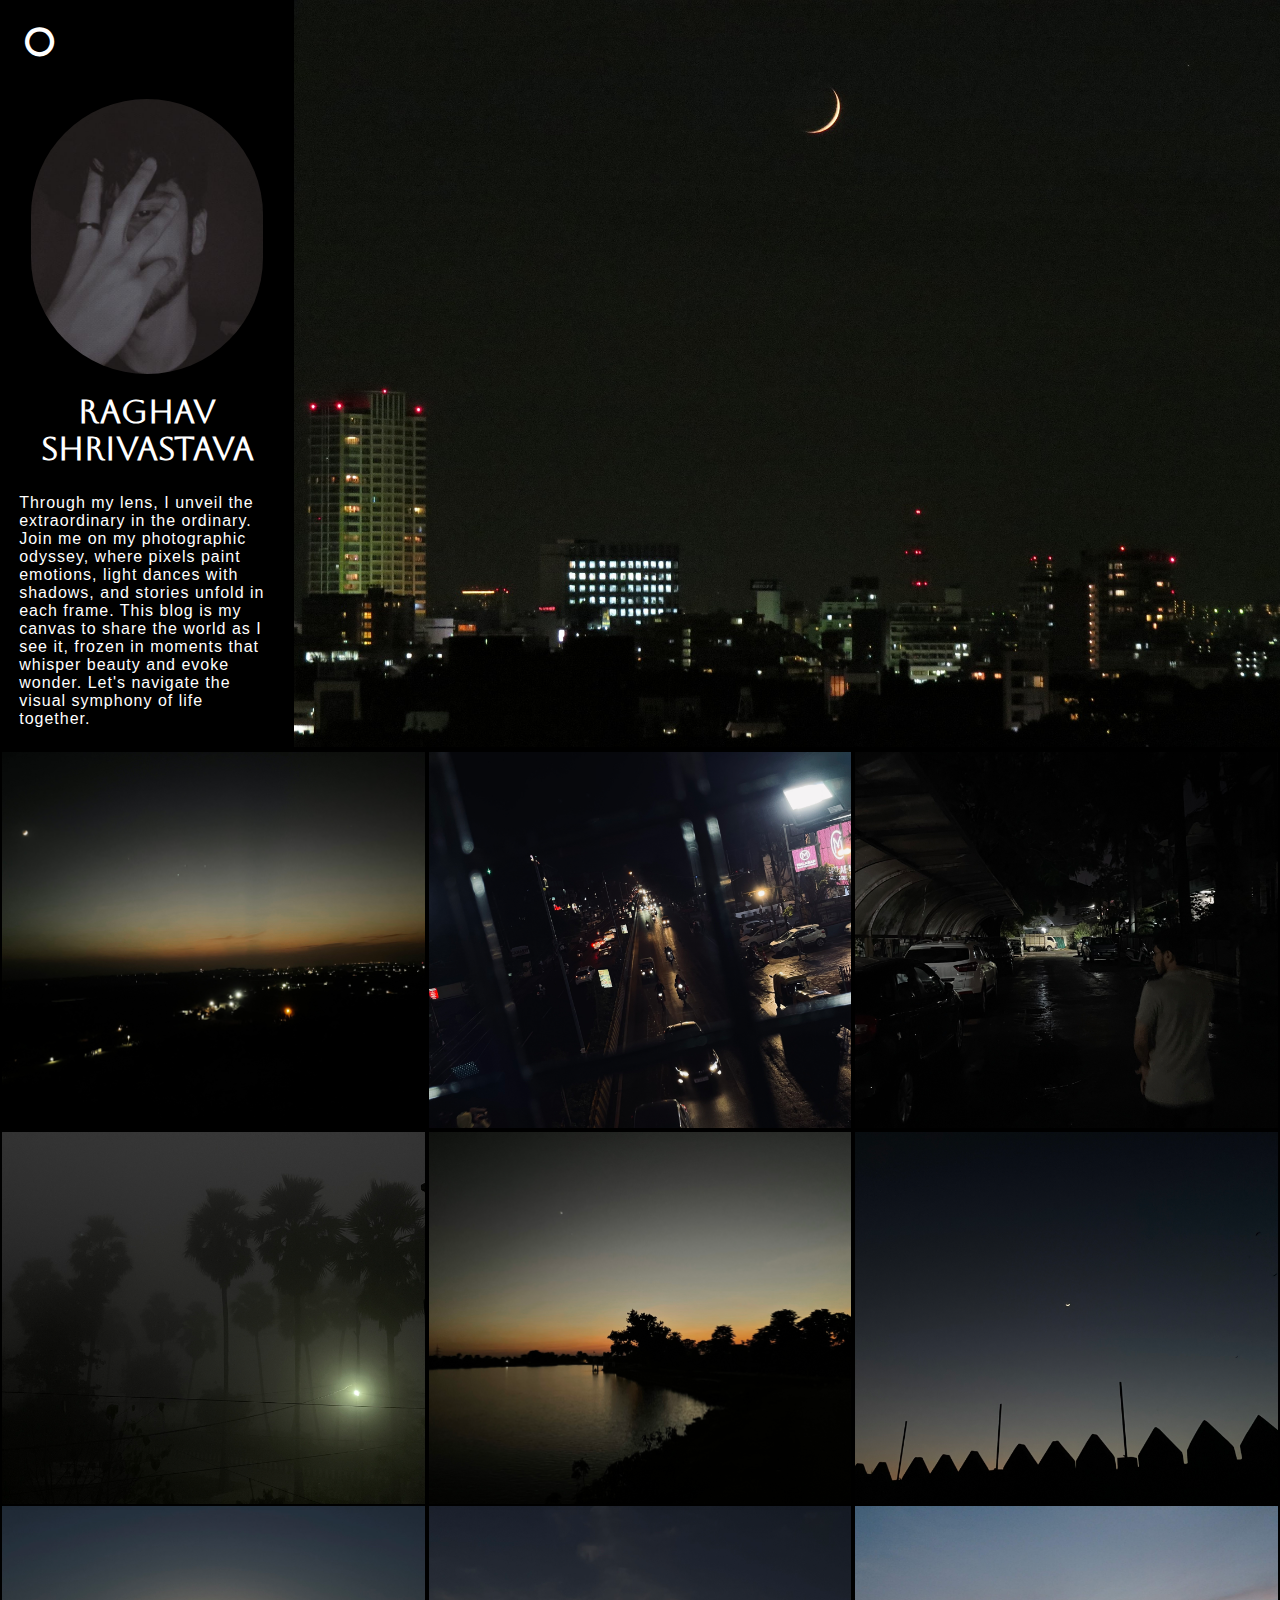
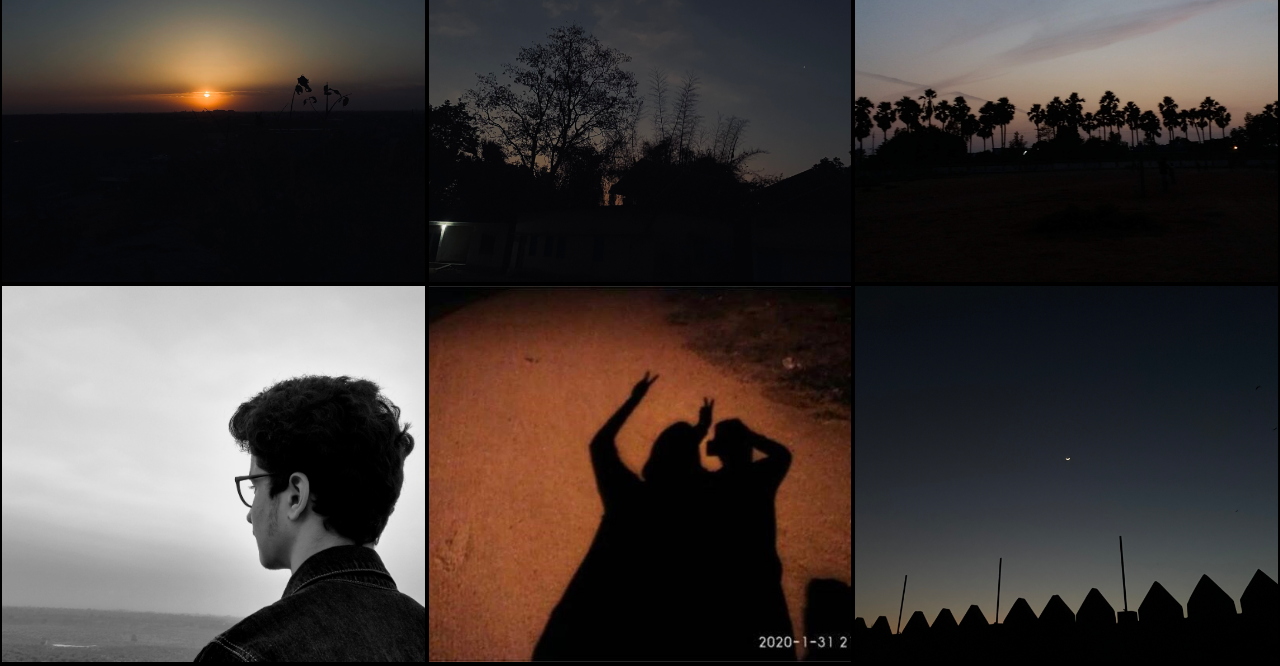
<file: Index.html>
<!DOCTYPE html>
<html lang="en">

<head>
    <meta charset="UTF-8">
    <meta name="viewport" content="width=device-width, initial-scale=1.0">
    <title>Document</title>
    <link href="https://fonts.googleapis.com/css2?family=Aboreto&display=swap" rel="stylesheet">
    <link href="https://fonts.googleapis.com/css2?family=Roboto+Condensed&display=swap" rel="stylesheet">
    <link rel="stylesheet" href="https://cdnjs.cloudflare.com/ajax/libs/font-awesome/4.7.0/css/font-awesome.min.css">
    <link rel="stylesheet" href="CSS/Root.css">
    <link rel="stylesheet" href="CSS/1.Css">
    <link rel="stylesheet" href="CSS/2.Css">
    <link rel="stylesheet" href="CSS/3.Css">
    <link rel="stylesheet" media="(max-width:600px)" href="Phone/Normal-Phone.css">
</head>

<body>
    <Main id="Main">
        <section id="Section-1">
            <div id="Container-1">
                <Nav id="Nav" onmouseleave="Nav_out()">
                    <h1 id="Nav_BTN" class="fa fa-circle-o" onmouseenter="Nav_in()" ></h1>
                    <ul id="ul">
                        <li>
                            <h1 class="Nav_Content A"><a class="fa fa-github" href=""></a> Github</h1>
                        </li>
                        <li>
                            <h1 class="Nav_Content B"><a class="fa fa-instagram" href=""></a>Intagram</h1>
                        </li>
                        <li>
                            <h1 class="Nav_Content C"><a class="fa fa-linkedin" href=""></a>Linkedin</h1>
                        </li>
                        <li>
                            <h1 class="Nav_Content D"><a class="fa fa-globe" href=""></a>Show CaseProject</h1>
                        </li>
                    </ul>

                </Nav>
                <div id="Profile">
                    
                    <div id="Img-Container">
                        <img id="Profile-Img" src="CSS/Profile/pioc.jpeg" alt="">
                    </div>
                    <h1 id="Name">Raghav Shrivastava</h1>
                    <p id="Para">Through my lens, I unveil the extraordinary in the ordinary. Join me on my photographic odyssey, where pixels paint emotions, light dances with shadows, and stories unfold in each frame. This blog is my canvas to share the world as I see it, frozen in moments that whisper beauty and evoke wonder. Let's navigate the visual symphony of life together.</p>
                </div>
                <div id="Background"></div>
            </div>
        </section>

        <section id="Section-2">
            <div id="Container-2">
                <div class="rows">
                    <div class="Boxs"> <img class="IMG-class" src="CSS/Images/IMG-0322.jpg" alt=""></div>
                    <div class="Boxs"> <img class="IMG-class" src="CSS/Images/IMG-0461.jpg" alt=""></div>
                    <div class="Boxs"> <img class="IMG-class" src="CSS/Images/IMG-0501.jpg" alt=""></div>
                </div>
                <div class="rows">
                    <div class="Boxs"> <img class="IMG-class" src="CSS/Images/IMG-4538.jpg" alt=""></div>
                    <div class="Boxs"> <img class="IMG-class" src="CSS/Images/IMG-0969.jpg" alt=""></div>
                    <div class="Boxs"> <img class="IMG-class" src="CSS/Images/IMG-6077.jpg" alt=""></div>
                </div>
            </div>
        </section>
        <!-- SECTION-3 -->
            <section id="Section-3">
                <div id="Container-3">
                    <div class="rows">
                        <div class="Boxs"> <img class="IMG-class" src="CSS/Images/IMG-6095 (1).jpg" alt=""></div>
                        <div class="Boxs"> <img class="IMG-class" src="CSS/Images/IMG-6807 (1).jpg" alt=""></div>
                        <div class="Boxs"> <img class="IMG-class" src="CSS/Images/20171202_173928.jpg" alt=""></div>
                    </div>
                    <div class="rows">
                        <div class="Boxs"> <img class="IMG-class" src="CSS/Images/bac.jpg" alt=""></div>
                        <div class="Boxs"> <img class="IMG-class" src="CSS/Images/IMG-20200413-WA0063.jpg" alt=""></div>
                        <div class="Boxs"> <img class="IMG-class" src="CSS/Images/IMG-6077.jpg" alt=""></div>
                    </div>
                </div>
            </section>
    </Main>
    <script src="JS/Nav.js"></script>
    <script src="JS/Animation.js"></script>
</body>

</html>
</file>
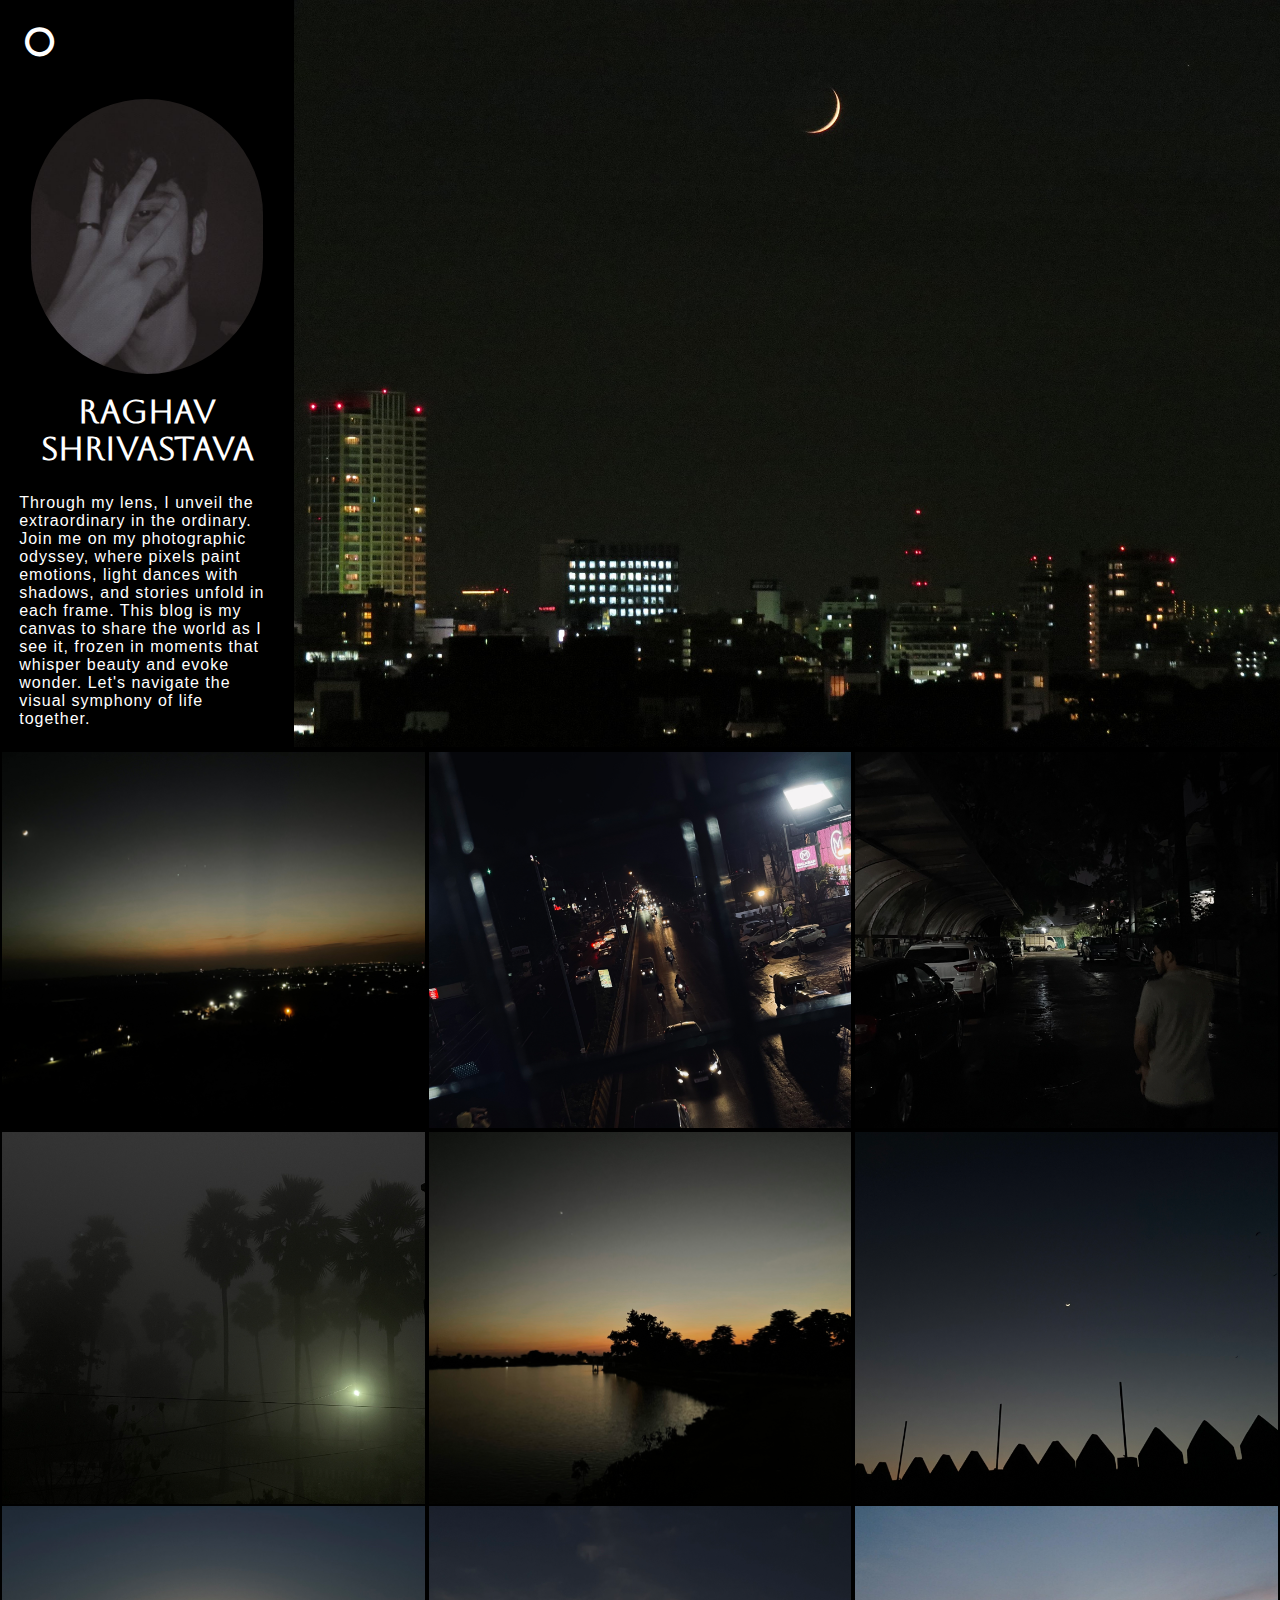
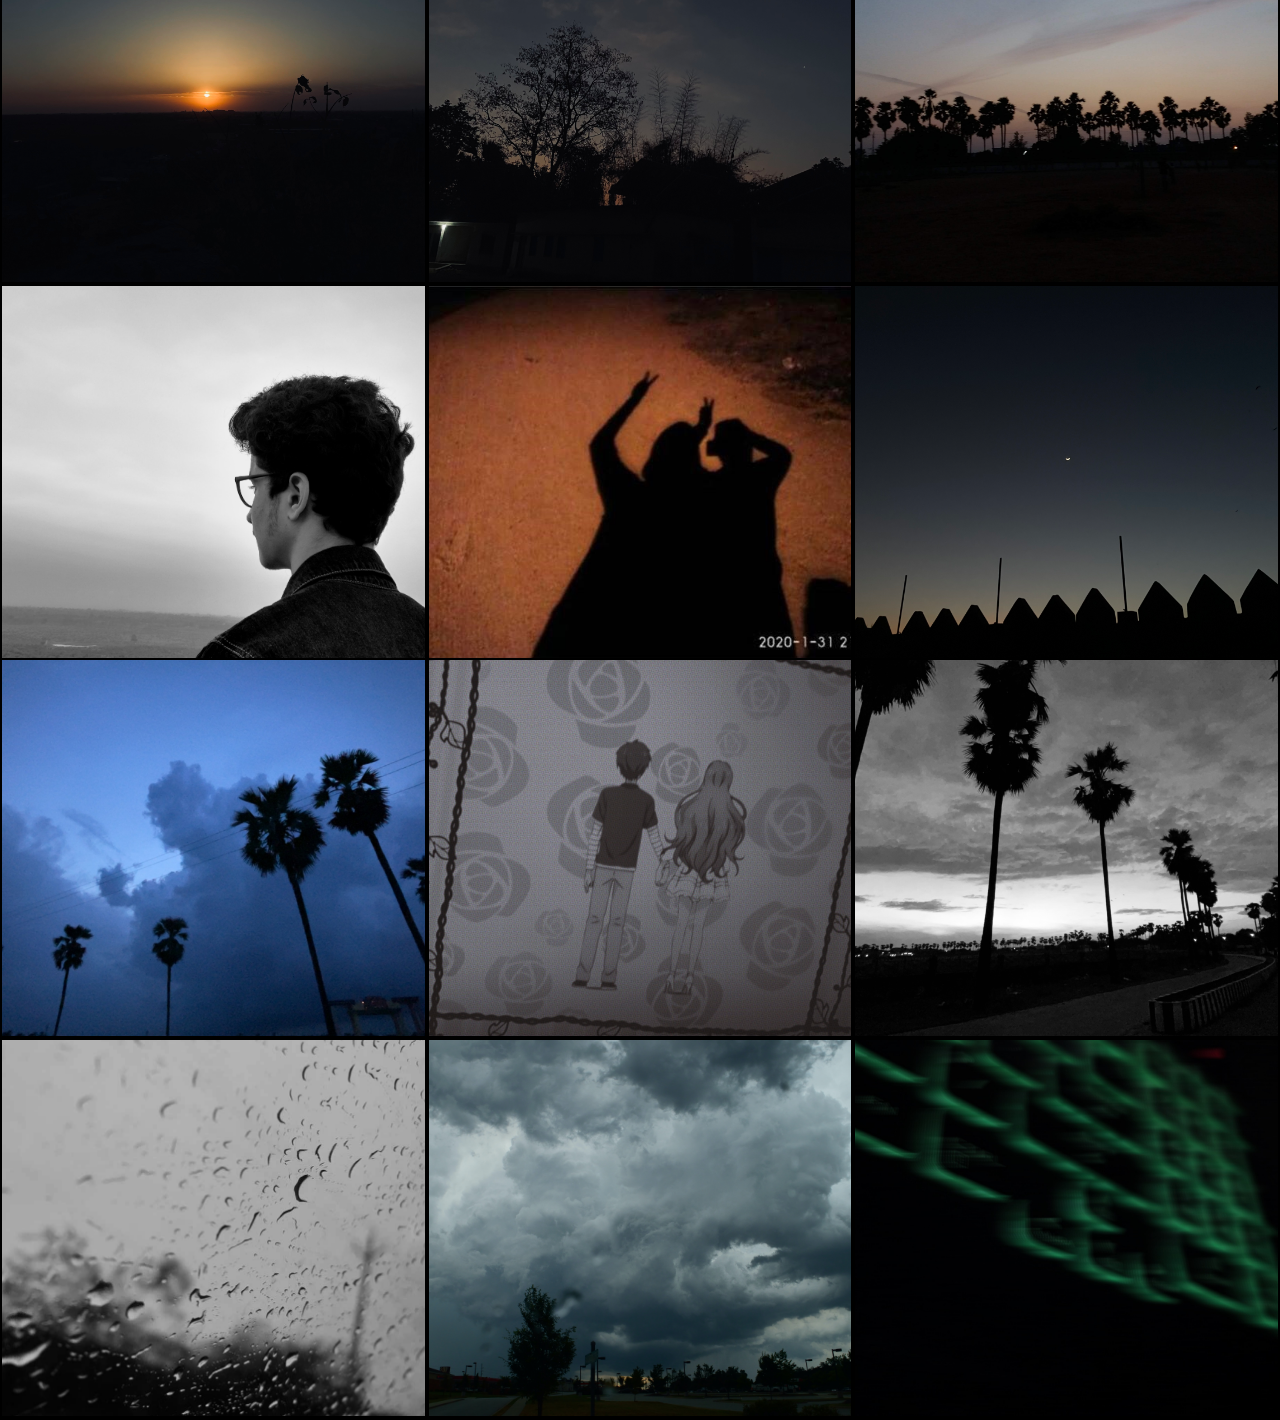
<file: index.html>
<!DOCTYPE html>
<html lang="en">

<head>
    <meta charset="UTF-8">
    <meta name="viewport" content="width=device-width, initial-scale=1.0">
    <title>Document</title>
    <link href="https://fonts.googleapis.com/css2?family=Aboreto&display=swap" rel="stylesheet">
    <link href="https://fonts.googleapis.com/css2?family=Roboto+Condensed&display=swap" rel="stylesheet">
    <link rel="stylesheet" href="https://cdnjs.cloudflare.com/ajax/libs/font-awesome/4.7.0/css/font-awesome.min.css">
    <link rel="stylesheet" href="CSS/Root.css">
    <link rel="stylesheet" href="CSS/1.Css">
    <link rel="stylesheet" href="CSS/2.Css">
    <link rel="stylesheet" href="CSS/3.Css">
    <link rel="stylesheet" href="CSS/Loader.css">
    <link rel="stylesheet" media="(max-width:600px)" href="Phone/Normal-Phone.css">
    <link rel="stylesheet" href="Phone/Big-Phone.css">
</head>

<body>
    <Main id="Main">
        <div id="loading">
            <div class="one"></div>
            <div class="one"></div>
            <div class="one"></div>
            <div class="one"></div>
            <div class="one"></div>
        </div>
    
        <section id="Section-1">
            <div id="Container-1">
                <Nav id="Nav" onmouseleave="Nav_out()">
                    <h1 id="Nav_BTN" class="fa fa-circle-o" onclick="Nav_in()"></h1>
                    <h1 id="Nav_BTN-2" class="fa fa-circle-o" onclick="Nav_Phone_close()"></h1>
                    <ul id="ul">
                        <li>
                        <a class="fa fa-github A" href="https://github.com/Kartik11O"><h1 class="Nav_Content ">Github</h1></a>
                        </li>
                        <li>
                        <a class="fa fa-instagram B" href="https://www.instagram.com/disrestt/"> <h1 class="Nav_Content ">Intagram</h1></a>
                        </li>
                        <li>
                        <a class="fa fa-linkedin C" href="https://www.linkedin.com/in/raghav-shrivastava-682a2926b/"><h1 class="Nav_Content ">Linkedin</h1></a>
                        </li>
                        <li>
                        <a class="fa fa-globe D" href="https://showcasedesigns.carrd.co/"><h1 class="Nav_Content">ShowCase</h1></a>
                        </li>
                    </ul>

                </Nav>
                <div id="Profile">

                    <div id="Img-Container">
                        <img id="Profile-Img" src="CSS/Profile/pioc.jpeg" alt="">
                    </div>
                    <h1 id="Name">Raghav Shrivastava</h1>
                    <p id="Para">Through my lens, I unveil the extraordinary in the ordinary. Join me on my photographic
                        odyssey, where pixels paint emotions, light dances with shadows, and stories unfold in each
                        frame. This blog is my canvas to share the world as I see it, frozen in moments that whisper
                        beauty and evoke wonder. Let's navigate the visual symphony of life together.</p>
                </div>
                <div id="Background"></div>
            </div>
        </section>

        <section id="Section-2">
            <div id="Container-2">
                <div class="rows">
                    <div class="Boxs"> <img class="IMG-class animation" src="CSS/Images/IMG-0322.jpg" alt=""></div>
                    <div class="Boxs"> <img class="IMG-class animation" src="CSS/Images/IMG-0461.jpg" alt=""></div>
                    <div class="Boxs"><img class="IMG-class animation" id="test" src="CSS/Images/IMG-0501.jpg" alt="">
                    </div>
                </div>
                <div class="rows">
                    <div class="Boxs"> <img class="IMG-class animation" src="CSS/Images/IMG-4538.jpg" alt=""></div>
                    <div class="Boxs"> <img class="IMG-class animation" src="CSS/Images/IMG-0969.jpg" alt=""></div>
                    <div class="Boxs"> <img class="IMG-class animation" src="CSS/Images/IMG-6077.jpg" alt=""></div>
                </div>
            </div>
        </section>
        <!-- SECTION-3 -->
        <section id="Section-3">
            <div id="Container-3">
                <div class="rows">
                    <div class="Boxs"> <img class="IMG-class animation" src="CSS/Images/IMG-6095 (1).jpg" alt=""></div>
                    <div class="Boxs"> <img class="IMG-class animation" src="CSS/Images/IMG-6807 (1).jpg" alt=""></div>
                    <div class="Boxs"> <img class="IMG-class animation" src="CSS/Images/20171202_173928.jpg" alt="">
                    </div>
                </div>
                <div class="rows">
                    <div class="Boxs"> <img class="IMG-class animation" src="CSS/Images/bac.jpg" alt=""></div>
                    <div class="Boxs"> <img class="IMG-class animation" src="CSS/Images/IMG-20200413-WA0063.jpg" alt="">
                    </div>
                    <div class="Boxs"> <img class="IMG-class animation" src="CSS/Images/IMG-6077.jpg" alt=""></div>
                </div>
            </div>
        </section>
        <!-- SECTION-4 -->
        <section id="Section-4">
            <div id="Container-4">
                <div class="rows">
                    <div class="Boxs"> <img class="IMG-class animation" src="CSS/Images/Part2/1.JPG" alt=""></div>
                    <div class="Boxs"> <img class="IMG-class animation" src="CSS/Images/Part2/3.jpg" alt=""></div>
                    <div class="Boxs"> <img class="IMG-class animation" src="CSS/Images/Part2/2.jpg" alt=""></div>
                </div>
                <div class="rows">
                    <div class="Boxs"> <img class="IMG-class animation" src="CSS/Images/Part2/4.jpg" alt=""></div>
                    <div class="Boxs"> <img class="IMG-class animation" src="CSS/Images/Part2/5.jpg" alt=""></div>
                    <div class="Boxs"> <img class="IMG-class animation" src="CSS/Images/Part2/IMG_6443.JPG" alt="">
                    </div>
                </div>
            </div>
        </section>
    </Main>
    <script src="JS/Nav.js"></script>
    <script src="JS/code.jquery.com_jquery-3.7.0.min.js"></script>
    <script>
        $(window).on("load", function () {
            setTimeout(function () {
                $('#loading').fadeOut();
            }, 1000)

        });
    </script>
</body>

</html>
</file>
<file: CSS/Root.css>
:root{
    --font:'Aboreto', cursive;
    --Headline: 'Roboto Condensed', sans-serif;
}
html{
  scroll-behavior: smooth;
}

.show{
    animation: h 1s both;
}

@keyframes h {
    0%{
        opacity: 0;
        filter: blur(5px);
        transform: translateY(10px);
    }
    
}
#loading {
   position: fixed;
   display: flex;
   justify-content: center;
   align-items: center;
   width: 100%;
   height: 100%;
   z-index: 9999;
   background-color: #000;
  }
  
  .one {
    width: 40px;
    height: 40px;
    border-radius: 50%;
    display: inline-block;
    margin: 0.5rem;
    animation: loadingg 2.5s ease-in-out infinite;
  }
  
  @keyframes loadingg {
    0%,
    100% {
      transform: scale(0.2);
      background-color: #18e0e0;
    }
    42% {
      background-color: #0000c2;
    }
    50% {
      transform: scale(1);
      background-color: #d20e0eb8;
    }
  }
  
  .one:nth-child(0) {
    animation-delay: 0s;
  }
  .one:nth-child(1) {
    animation-delay: 0.2s;
  }
  .one:nth-child(2) {
    animation-delay: 0.4s;
  }
  .one:nth-child(3) {
    animation-delay: 0.6s;
  }
  .one:nth-child(4) {
    animation-delay: 0.8s;
  }
  .one:nth-child(5) {
    animation-delay: 1s;
  }
</file>
<file: CSS/1.Css>
body {
    box-sizing: border-box;
    padding: 0px;
    margin: 0px;
    background-color: black !important;
}
/* width */
::-webkit-scrollbar {
    width: 15px;
}

/* Track */
::-webkit-scrollbar-track {
    background: #000000;
}

/* Handle */
::-webkit-scrollbar-thumb {
    background: rgb(133, 133, 133);
    border-radius: 13px;
}


#Section-1 {
    position: relative;
    width: clamp(200px, 100%, 100%);
    height: clamp(200px, 105vh, 750px);
    display: flex;
    justify-content: center;
    align-items: center;
}
#Container-1 {
    position: relative;
    width: clamp(200px, 100%, 1536px);
    height: clamp(200px, 105vh, 750px);
    display: flex;
    font-family: var();
}

#Profile {
    position: relative;
    width: clamp(200px, 23vw, 356px);
    height: clamp(200px, 100vh, 747px);
    background-color: #000000;
    margin-top: 5rem;
}
#Img-Container {
    width: clamp(200px, 23vw, 356px);
    height: clamp(200px, 43vh, 313px);
    display: flex;
    justify-content: center;
    align-items: center;
}
#Profile-Img {
    width: clamp(200px, 79%, 279px);
    height: clamp(200px, 88%, 275px);
    object-fit: cover;
    border-radius: 9rem;
}
#Name {
    font-family: var(--Headline);
    font-family: var(--font);
    text-align: center;
    color: #fff;
    font-size: 32px;
    margin: auto;
}
#Para {
    font-family: 'Gill Sans', 'Gill Sans MT', Calibri, 'Trebuchet MS', sans-serif;
    color: #fff;
    font-size: 1rem;
    margin: auto;
    margin-top: 27px;
    width: 20vw;
    letter-spacing: 1px;
}

#Nav {
    position: absolute;
    width: clamp(200px, 23vw, 356px);
    height: clamp(60px, 10vh, 74px);
    background-color: rgb(0, 0, 0);
    cursor: pointer;
    transition: 0.5s;
    z-index: 999;
}
.Nav_Open{
    width: clamp(200px, 23vw, 356px)!important;
    height: 85vh !important;
}
#Nav_BTN {
    font-size: 34px;
    font-weight: 100;
    margin: auto;
    margin-top: 25px;
    margin-left: 25px;
    color: #fff;
    animation: Nav 2s infinite;
}
#Nav_BTN-2 {
    font-size: 34px;
    font-weight: 100;
    margin: auto;
    margin-top: 25px;
    margin-left: 25px;
    color: #b51515;
    animation: Nav 2s infinite;
    display: none;
}
/* @keyframes Nav {
    0% {
        /* transform: scale(1.2); 
        color: rgb(171, 171, 171);
    } */

#ul{
    display: none;
    flex-direction: column;
    justify-content: center;
    align-items: center;
    gap: 13px;
    padding: 0;
    margin-top: 5rem;
}
li{
    list-style: none;
}
#ul li a{
    text-decoration: none;
    color: #fff;
    display: flex;
    gap: 10px;
    font-size: 32px;
}
.Nav_Content{
    font-family: var(--font) !important;
    text-align: center;
    margin-top: 4px;
    font-size: 1.6rem;
    color: #fff;
    display: flex !important;
    gap: 10px;
}
.Nav_Content:hover{
    border-bottom: 2px solid silver;
}
.A{
    animation: A 1s both;
}
@keyframes A {
    0%{
        transform: translateY(-35px);
    }
    
}
.B{
    animation: B 1s both;
    animation-delay: 0.1s;
}
@keyframes B {
    0%{
        transform: translateY(-40px);
    }
    
}
.C{
    animation: C 1s both;
    animation-delay: 0.2s;
}
@keyframes C {
    0%{
        transform: translateY(-45px);
    }
    
}
.D{
    animation: D 1s both;
    animation-delay: 0.3s;
}
@keyframes D {
    0%{
        transform: translateY(-50px);
    }
    
}

#Background {
    width: 77vw;
    height: clamp(200px, 100vh, 747px);
    background-image: url(Images/Moon.jpg);
    background-size: cover;
    background-position: center;
    background-repeat: no-repeat;
}
</file>
<file: CSS/2.Css>
#Section-2 {
    position: relative;
    width: clamp(200px, 100%, 100%);
    height: clamp(200px, 101vh, 754px);
    background-color: #000000 !important;
    display: flex;
    justify-content: center;
    align-items: baseline;
}
#Container-2 {
    position: relative;
    width: clamp(200px, 100%, 1536px);
    height: clamp(200px, 101vh, 754px);
    display: flex;
    align-items: center;
    flex-direction: column;
    
}
.Boxs{
    width: clamp(500px,33vw,506px);
    height: clamp(376px,50vh,376px);
    border: 2px solid rgb(0, 0, 0);
    transition: 0.5s;
}
.IMG-class{
    width: 100%;
    height: 100%;
    object-fit: cover;
    image-rendering:auto;
}
.rows{
    width: clamp(200px, 100%, 1536px);
    height: 50vh;
    display: flex;
    justify-content: center;
}
</file>
<file: CSS/3.Css>
#Section-3 {
    position: relative;
    width: clamp(200px, 100%, 100%);
    height: clamp(200px, 101vh, 754px);
    background-color: #000000 !important;
    display: flex;
    justify-content: center;
    align-items: center;
}
#Container-3 {
    position: relative;
    width: clamp(200px, 100%, 1536px);
    height: clamp(200px, 101vh, 754px);
    display: flex;
    align-items: center;
    flex-direction: column;
    
}
#Section-4 {
    position: relative;
    width: clamp(200px, 100%, 100%);
    height: clamp(200px, 101vh, 754px);
    background-color: #000000 !important;
    display: flex;
    justify-content: center;
    align-items: center;
}
#Container-4 {
    position: relative;
    width: clamp(200px, 100%, 1536px);
    height: clamp(200px, 101vh, 754px);
    display: flex;
    align-items: center;
    flex-direction: column;
    
}
</file>
<file: Phone/Normal-Phone.css>
html{
    font-size: 50%;
}
#Profile {
 position: absolute;
    display: flex;
    justify-content: center;
    align-items: center;
    flex-direction: column;
    width: 100%;
    opacity: 0.9;
}
#Background {
    width: 100%;
}
#Nav {
    width: 100%;
}
#Name {
    font-size: 24px;
    margin: initial;
}
#Para {
    margin:0px;
    margin-top: 18px;
    width: 75vw;
    margin-bottom:10px;
    font-size: 1.6rem;
}
.Nav_Open{
    width: 100% !important;
    height: 85vh !important;
}
.Nav_Content {
    font-size: 2.7rem;
}
.rows {
    height: max-content;
    flex-wrap: wrap;
}
#Container-2 {
    height: max-content;
}
#Section-2 {
    height: max-content;
}

#Container-3 {
    height: max-content;
}
#Section-3 {
    height: max-content;
}

#ul li a {
    font-size: 28px;
}
</file>
<file: CSS/Loader.css>
#loading {
  position: fixed;
  display: flex;
  justify-content: center;
  align-items: center;
  width: 100%;
  height: 100%;
  z-index: 9999;
  background-color: #000;
 }
 
 .one {
   width: 40px;
   height: 40px;
   border-radius: 50%;
   display: inline-block;
   margin: 0.5rem;
   animation: loadingg 2.5s ease-in-out infinite;
 }
 
 @keyframes loadingg {
   0%,
   100% {
     transform: scale(0.2);
     background-color: #ffffff;
   }
   42% {
     background-color: #939393;
   }
   50% {
     transform: scale(1);
     background-color: #565656b8;
   }
 }
 
 .one:nth-child(0) {
   animation-delay: 0s;
 }
 .one:nth-child(1) {
   animation-delay: 0.2s;
 }
 .one:nth-child(2) {
   animation-delay: 0.4s;
 }
 .one:nth-child(3) {
   animation-delay: 0.6s;
 }
 .one:nth-child(4) {
   animation-delay: 0.8s;
 }
 .one:nth-child(5) {
   animation-delay: 1s;
 }
</file>
<file: Phone/Big-Phone.css>
@media all and (max-device-width: 967px) and (orientation: landscape){
    html{
        font-size: 50%;
    }
    #Section-1 {
        height: clamp(200px, 116vh, 750px);
    }
    #Container-1 {
        height: clamp(200px, 116vh, 750px);
    }
    #Profile {
     position: absolute;
        display: flex;
        justify-content: center;
        align-items: center;
        flex-direction: column;
        width: 100%;
        opacity: 0.9;
    }
    #Background {
        width: 100%;
    }
    #Nav {
        width: 100%;
    }
    #Name {
        font-size: 24px;
        margin: initial;
        margin-top: 7px;
    }
    #Para {
        margin: 0px;
        margin-top: 10px;
        width: 75vw;
        margin-bottom: 10px;
        font-size: 1.6rem;
    }
    .Nav_Open{
        width: 100% !important;
        height: 100vh !important;
    }
    .Nav_Content {
        font-size: 2.7rem;
    }
    .rows {
        height: max-content;
    }
    #Container-2 {
        height: max-content;
    }
    #Section-2 {
        height: max-content;
    }
    
    #Container-3 {
        height: max-content;
    }
    #Section-3 {
        height: max-content;
    }
    
     
}
#ul li a {
    font-size: 28px;
}
</file>
